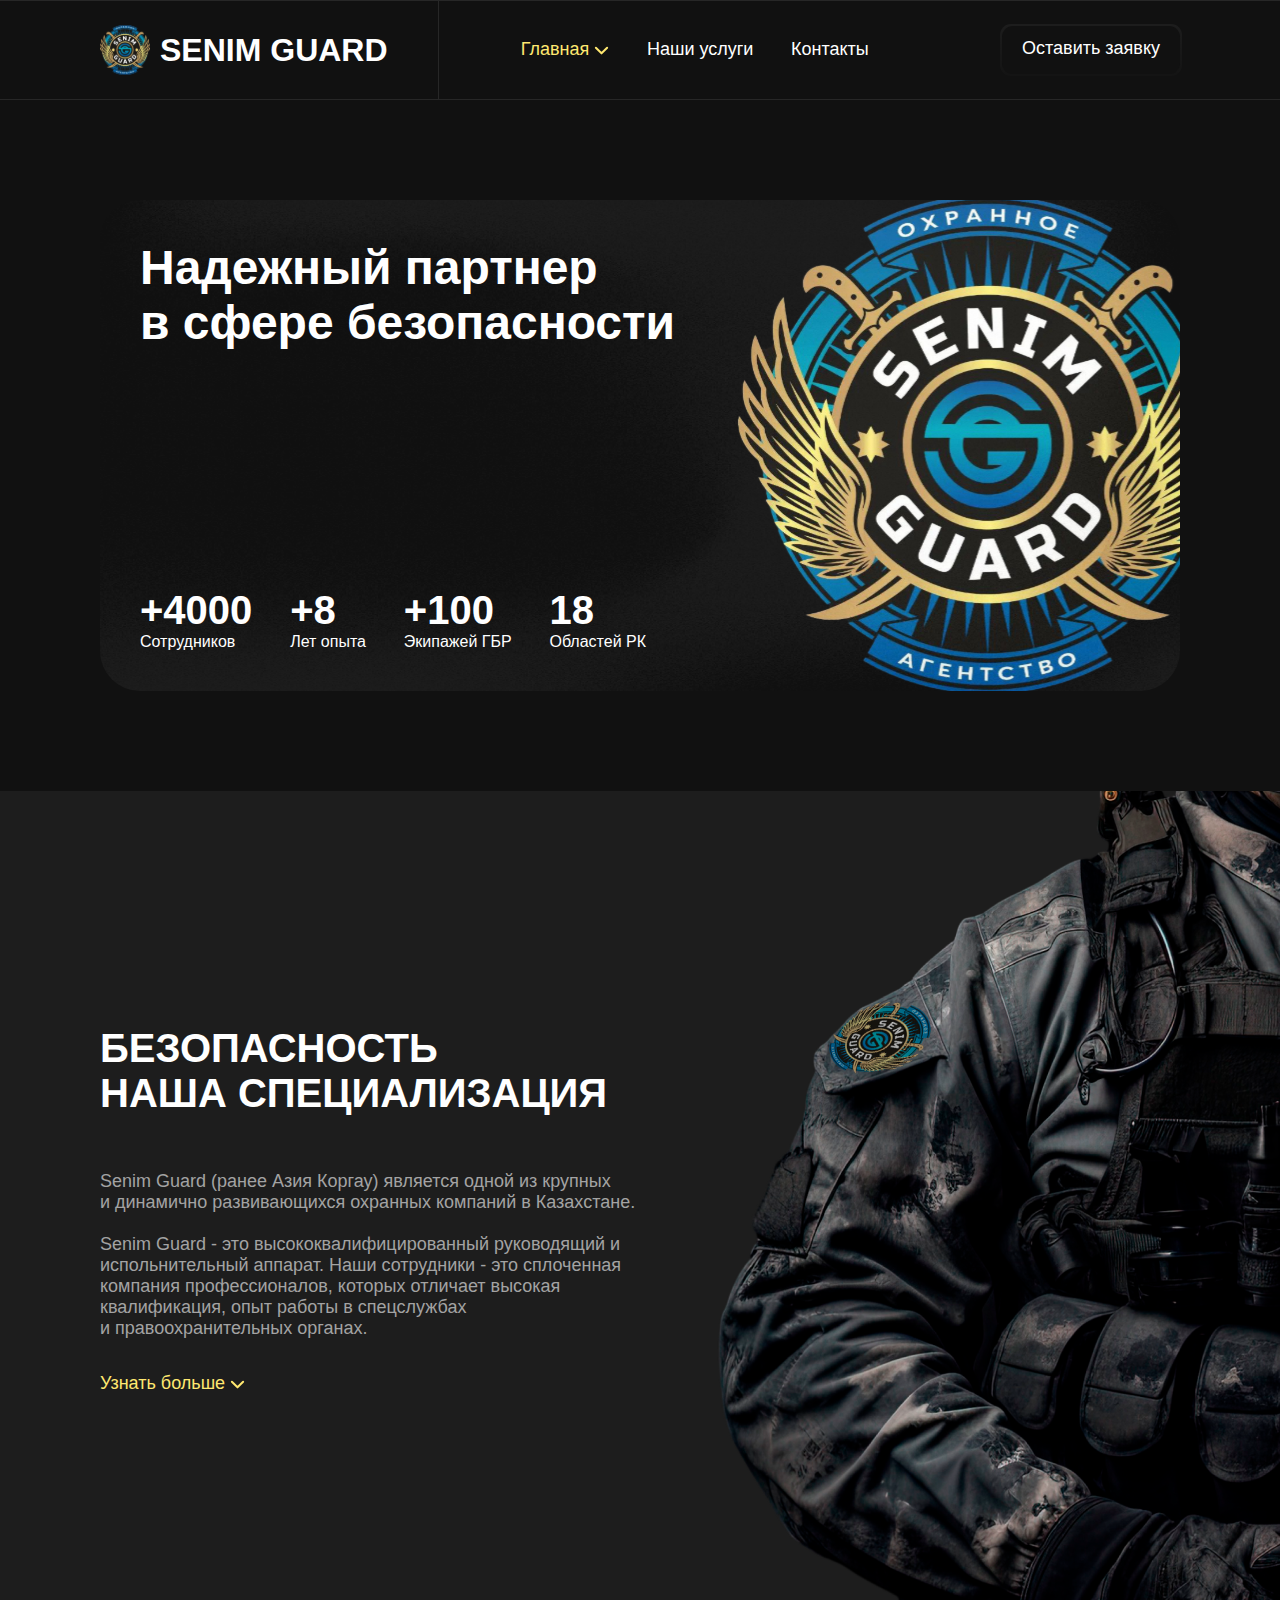
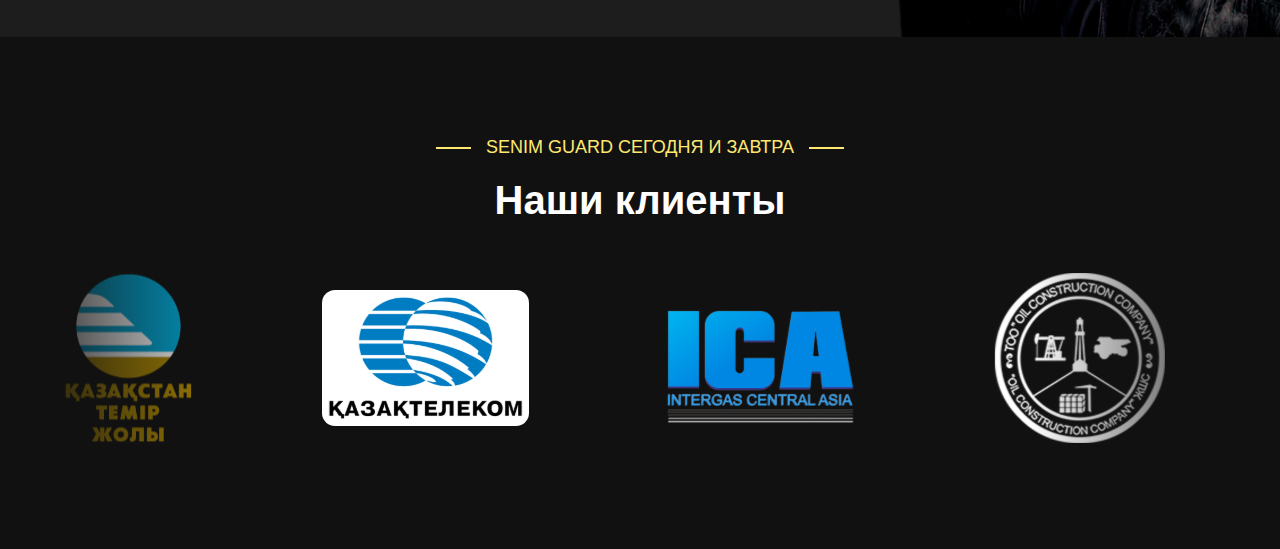
<file: index.html>
<!DOCTYPE html>
<html lang="ru">
<head>
    <meta charset="UTF-8">
    <meta http-equiv="X-UA-Compatible" content="IE=edge">
    <meta name="viewport" content="width=device-width, initial-scale=1.0">
    <title>Senim Guard</title>
    <link rel="stylesheet" href="./css/style.css">
</head>
<body>
    <header class="header base-flex">
        <div class="header-logo">
            <img class="header-logo__img" src="./icons/logo/senim-logo.svg" alt="senim guard logo" loading="lazy">
            <p class="header-logo__text text">SENIM GUARD</p>
        </div>
        <nav class="nav">
            <ul class="menu base-flex">
                <li class="menu__item">
                    <a href="./index.html" class="menu__link text active">
                        Главная
                    </a>
                    <img class="arrow-down menu__arrow-down" src="./icons/arrow-down.svg" alt="arrow down icon" loading="lazy">
                </li>
                <ul class="dropdown gradient-border">
                    <li class="dropdown__item"><a href="#about" class="dropdown__link text">О нас</a></li>
                    <li class="dropdown__item"><a href="#" class="dropdown__link text">Наши клиенты</a></li>
                    <li class="dropdown__item"><a href="#" class="dropdown__link text">Сотрудники</a></li>
                </ul>
                <li class="menu__item"><a href="./services.html" class="menu__link text">Наши услуги</a></li>
                <li class="menu__item"><a href="#" class="menu__link text">Контакты</a></li>
            </ul>
        </nav>
        <button class="gradient-border header__btn text">
            <p>Оставить заявку</p>
        </button>
    </header>

    <main class="main">
        <section class="first-screen">
            <div class="wrapper btn">
                <h1 class="title title__48">Надежный партнер <br> в сфере безопасности</h1>

                <ul class="first-screen__advantages base-flex">
                    <li class="first-screen__advantages-item title">
                        +4000
                        <span class="first-screen__advantages-item__text text">Сотрудников</span>
                    </li>
                    <li class="first-screen__advantages-item title">
                        +8
                        <span class="first-screen__advantages-item__text text">Лет опыта</span>
                    </li>
                    <li class="first-screen__advantages-item title">
                        +100
                        <span class="first-screen__advantages-item__text text">Экипажей ГБР</span>
                    </li>
                    <li class="first-screen__advantages-item title">
                        18
                        <span class="first-screen__advantages-item__text text">Областей РК</span>
                    </li>
                </ul>
            </div>
        </section>

        <section class="about" id="about">
            <h2 class="title title__40 about__title">
                БЕЗОПАСНОСТЬ <br> НАША СПЕЦИАЛИЗАЦИЯ
            </h2>
            <p class="about__text text">
                Senim Guard (ранее Азия Коргау) является одной из крупных <br> и динамично развивающихся охранных компаний в Казахстане.

                Senim Guard - это высококвалифицированный руководящий и испольнительный аппарат. Наши сотрудники - это сплоченная компания профессионалов, которых отличает высокая квалификация, опыт работы в спецслужбах <br> и правоохранительных органах.
            </p>
            
            <span class="about-accordion text">
                Узнать больше
                <img src="./icons/arrow-down.svg" alt="arrow down icon" loading="lazy">
            </span>
        </section>

        <section class="clients">
            <p class="clients__promo text">SENIM GUARD СЕГОДНЯ И ЗАВТРА</p>

            <h3 class="title title__40 clients__title">Наши клиенты</h3>

            <div class="clients__slider">
                <div class="clients__slider-slide">
                    <img src="./icons/clients/ktj.svg" alt="Казахстан Темиржолы логотип">
                    <img src="./icons/clients/kazahtelekom.svg" alt="Казахтелеком логотип">
                    <img src="./icons/clients/ica.svg" alt="Intergas Central Asia логотип">
                    <img src="./icons/clients/occ.svg" alt="Oil Construction Company логотип">
                    <img src="./icons/clients/kcell.svg" alt="Кселл логотип">
                    <img src="./icons/clients/tele2.svg" alt="Теле 2 логотип">
                    <img src="./icons/clients/efc.svg" alt="eagle fighting championship логотип">
                    <img src="./icons/clients/jusan.svg" alt="Жусан банк логотип">
                    <img src="./icons/clients/qaztemirtrans.svg" alt="Казтемиртранс логотип">
                </div>
            </div>
        </section>
    </main>

    <script src="./js/script.js"></script>
</body>
</html>
</file>
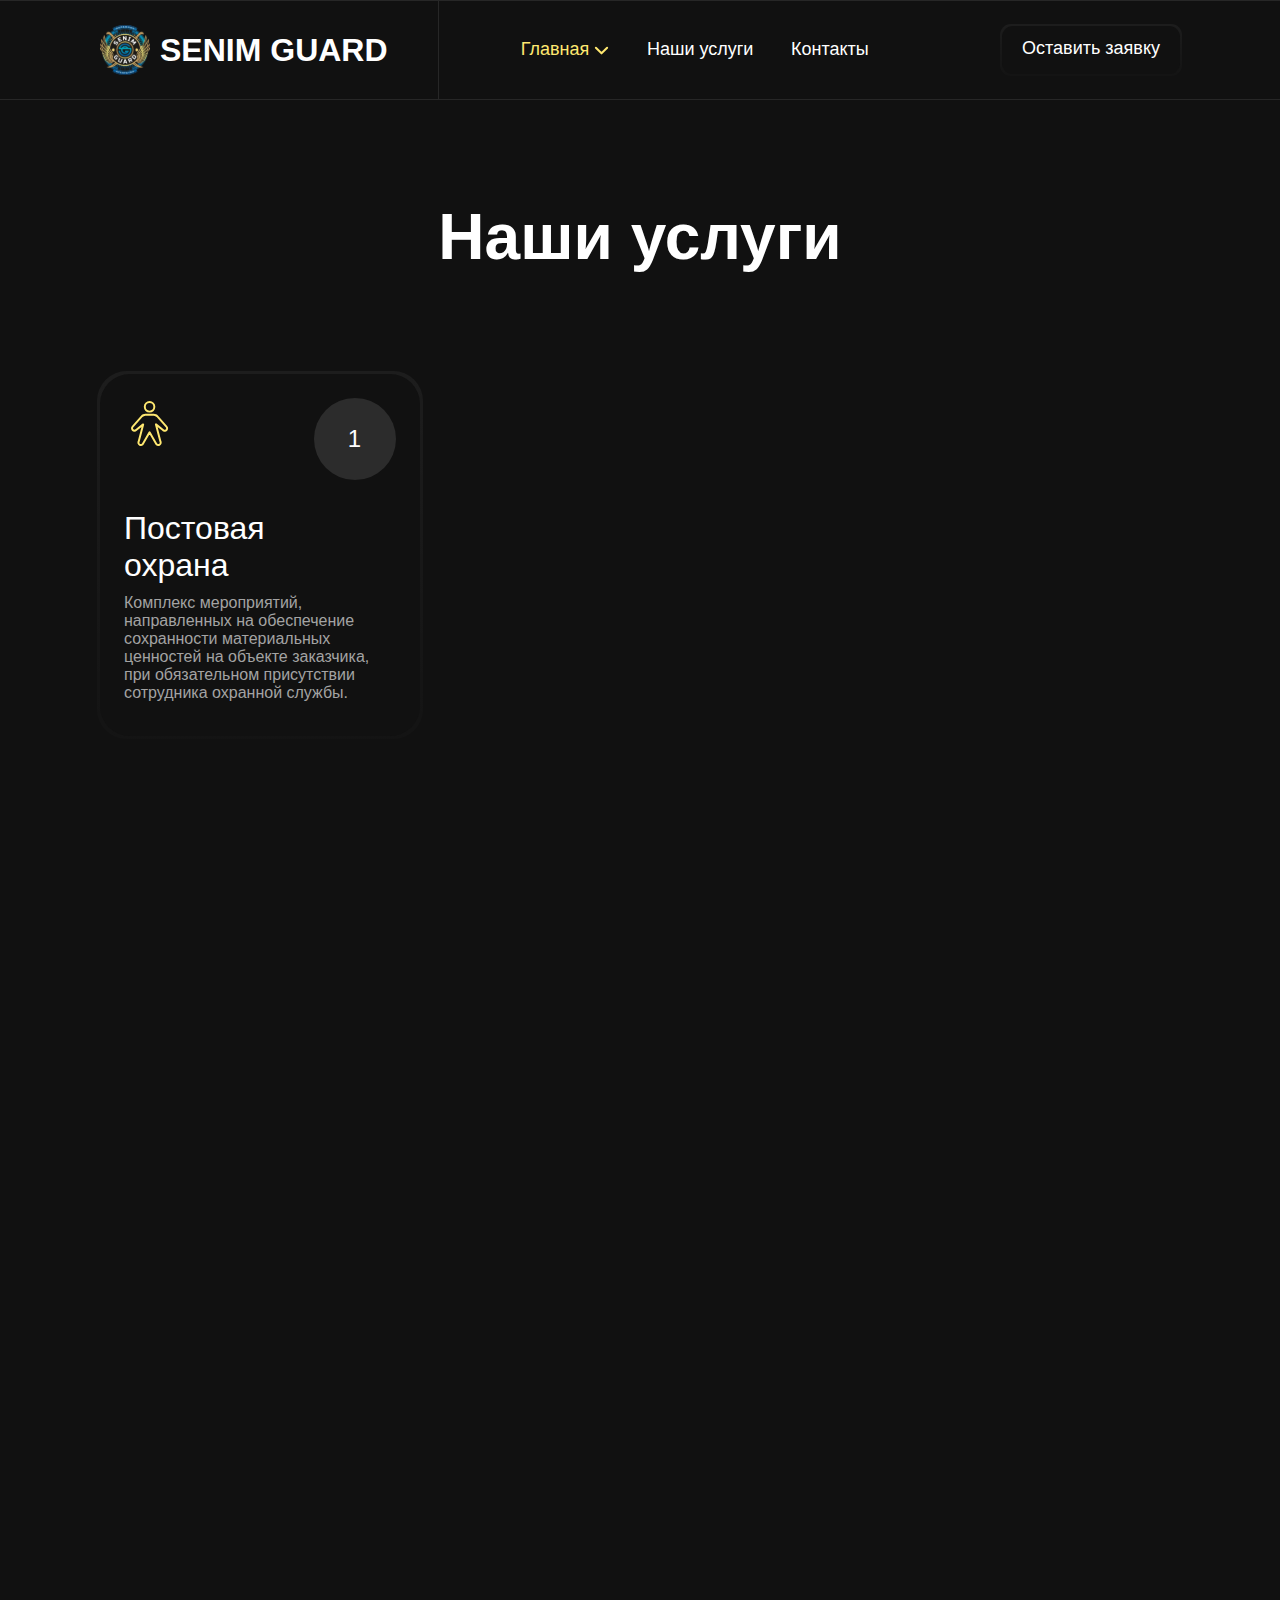
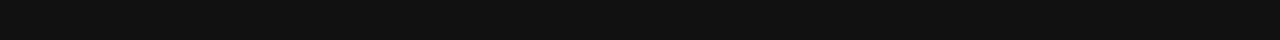
<file: services.html>
<!DOCTYPE html>
<html lang="en">
<head>
    <meta charset="UTF-8">
    <meta http-equiv="X-UA-Compatible" content="IE=edge">
    <meta name="viewport" content="width=device-width, initial-scale=1.0">
    <title>Услуги</title>
    <link rel="stylesheet" href="./css/style.css">
</head>
<body>
    <header class="header base-flex">
        <div class="header-logo">
            <img class="header-logo__img" src="./icons/logo/senim-logo.svg" alt="senim guard logo" loading="lazy">
            <p class="header-logo__text text">SENIM GUARD</p>
        </div>
        <nav class="nav">
            <ul class="menu base-flex">
                <li class="menu__item">
                    <a href="./index.html" class="menu__link text active">
                        Главная
                        <img src="./icons/arrow-down.svg" alt="arrow down icon" loading="lazy">
                    </a>
                </li>
                <li class="menu__item"><a href="./services.html" class="menu__link text">Наши услуги</a></li>
                <li class="menu__item"><a href="#" class="menu__link text">Контакты</a></li>
            </ul>
        </nav>
        <button class="gradient-border header__btn text">
            <p>Оставить заявку</p>
        </button>
    </header>

    <main class="main">
        <section class="services">
            <h2 class="title title__64 services__title">Наши услуги</h2>
    
            <div class="grid-contaner">
                <div class="grid-container__item gradient-border">
                    <div class="grid-container__item-header">
                        <img class="grid-container__item-header__icon" src="./icons/services/person.svg" alt="person icon">
                        <div class="grid-container__item-header__num text">1</div>
                    </div>
                    <h3 class="title grid-container__item-title">Постовая <br> охрана</h3>
                    <p class="text grid-container__item-text">
                        Комплекс мероприятий, направленных на обеспечение сохранности материальных ценностей на объекте заказчика, при обязательном присутствии сотрудника охранной службы.
                    </p>
                </div>


            </div>
        </section>
    </main>
</body>
</html>
</file>
<file: css/style.css>
:root {
    font-family: 'Inter', sans-serif;
    /* line-height: 1.5; */
    font-weight: 400;
  
    font-synthesis: none;
    text-rendering: optimizeLegibility;
    -webkit-font-smoothing: antialiased;
    -moz-osx-font-smoothing: grayscale;
    -webkit-text-size-adjust: 100%;
  
    --main-color: #fff;
    --accent-color: #FFE870;
    --second-color: #A3A3A3;
    color: var(--main-color);
    background-color: #111111;
}
  
*, ::after, ::before
{
    font-family: 'Inter', sans-serif;
    padding: 0;
    margin: 0;
    box-sizing: border-box;
}

html
{
    scroll-behavior: smooth;
    font-size: 62.5%;
}
body
{
    font-size: 1.6rem;
}

ul,
ol,
li
{
    list-style-type: none;
}

a
{
    color: var(--main-color);
    text-decoration: none;
}

button,
input,
textarea,
select
{
    border: none;
    outline: none;
    cursor: pointer;
}

textarea
{
    resize: none;
}

.container
{
    max-width: 1240px;
    margin: 0 auto;
}

.gradient-border
{
    border: 2px;
    background: rgba(255, 255, 255, 0.05);
    position: relative;
    color: #FFF;
    background: #111111;
    border-radius: 11px;
}
.gradient-border:before {
    content: '';
    position: absolute;
    top: 0; right: 0; bottom: 0; left: 0;
    z-index: -1;
    margin: -2px;
    border-radius: inherit;
    background: linear-gradient(to bottom, rgba(255, 255, 255, 0.05), rgba(255, 255, 255, 0.01));
}

.title,
.text
{
    font-size: 4.8rem;
    font-style: normal;
    font-weight: 600;
    line-height: normal;
}

.text
{
    font-size: 1.8rem;
    font-weight: 400;
}

.title__40
{
    font-size: 4rem;
}

.title__64
{
    font-size: 6.4rem;
    text-align: center;
    margin-bottom: 100px;
}

.base-flex
{
    display: flex;
    align-items: center;
    justify-content: space-between;
}

.header
{
    position: relative;
    padding: 24px 100px;
    border-top: 1px solid #272727;
    border-bottom: 1px solid #272727;
}

.header-logo
{
    display: flex;
    align-items: center;
    gap: 10px;
    height: 100%;
}

.header-logo__text
{
    font-size: 3.2rem;
    font-weight: 700;
    text-transform: uppercase;
}

.header-logo__text::after
{
    content: '';
    position: absolute;
    margin-left: 50px;
    width: 1px;
    height: 100%;
    background-color: #272727;
    top: 0;
}

.menu
{
    position: relative;
    width: max(312px, 348px);
}

.menu__link
{
    line-height: 120%;
}

.menu__link.active
{
    color: var(--accent-color);
}

.dropdown
{
    position: absolute;
    display: none;
    top: 34px;
    left: -33px;
    padding: 2px 20px 4px;
    /* z-index: 5; */
}
.dropdown__item
{
    padding: 10px 0;
}

.dropdown__item:nth-child(2)
{
    border-top: 1px solid #272727;
    border-bottom: 1px solid #272727;
}
.dropdown__link
{
    line-height: 120%;
}

.show
{
    display: block;
}

.header__btn
{
    padding: 12px 20px 14px;
    font-weight: 500;
    line-height: 120%; /* 21.6px */
}

.arrow-down { cursor: pointer; }

.first-screen
{
    min-height: 679px;
    padding: 100px;
}

.first-screen .wrapper
{
    min-height: 491px;
    background: url(../img/fs.png) center center/cover no-repeat, url(../img/main-senim-logo.svg) top right/contain no-repeat;
    /* mix-blend-mode: overlay; */
    /* opacity: 0.3; */
    background-color: #111111;
    display: flex;
    flex-direction: column;
    justify-content: space-between;
    padding: 40px;
    border-radius: 40px;
}

.first-screen__advantages
{
    width: max(506px);
}

.first-screen__advantages-item,
.first-screen__advantages-item__text
{
    display: flex;
    flex-direction: column;
    font-size: 4rem;
}
.first-screen__advantages-item__text
{
    font-size: 1.6rem;
}

.about
{
    min-height: 846px;
    padding: 235px 0 235px 100px;
    background: url(../img/about-img.png) top right/contain no-repeat;
    background-color: #1D1D1D;
}

.about__text
{
    width: max(572px);
    color: var(--second-color);
    margin: 34px 0;
    white-space: pre-line;
}

.about-accordion
{
    color: var(--accent-color, #FFE870);
    cursor: pointer;
}

/* SERVICES */
.services
{
    min-height: 1141px;
    padding: 100px;
}

.grid-contaner
{
    display: grid;
    grid-template-columns: repeat(3, 320px);
    grid-template-rows: repeat(3, 362px);
    grid-auto-rows: 362px;
    gap: 40px;
}
.grid-container__item.gradient-border
{
    padding: 24px;
    border-radius: 30px;
    border: 3px;
}
.grid-container__item.gradient-border::before
{
    margin: -3px;
}

.grid-container__item-header
{
    display: flex;
    justify-content: space-between;
}

.grid-container__item-header__icon
{
    max-width: 52px;
    max-height: 52px;
}

.grid-container__item-header__num
{
    width: 82px;
    height: 82px;
    padding: 27px 28px 26px 27px;
    border-radius: 50px;
    background: #2C2C2C;
    font-size: 2.4rem;
    text-align: center;
}

.grid-container__item-title
{
    font-size: 3.2rem;
    font-weight: 500;
    margin: 30px 0 10px;
}

.grid-container__item-text
{
    font-size: 1.6rem;
    color: var(--second-color);
}

/* SLIDER ANIMATION */
@keyframes infiniteSlider
{
    from {
        transform: translateX(0%);
    }
    to {
        transform: translateX(-100%);
    }
}
/* CLIENTS */
.clients
{
    min-height: 512px;
    padding: 100px 0;
}

.clients__promo
{
    position: relative;
    color: var(--accent-color);
    text-align: center;
}

.clients__promo::before,
.clients__promo::after
{
    content: '';
    position: absolute;
    top: 50%;
    margin-left: 15px;
    transform: translateY(-50%);
    width: 35px;
    height: 2px;
    background: var(--accent-color, #FFE870);
}

.clients__promo::before
{
    margin-left: -50px;
}

.clients__title
{
    margin: 20px 0 50px;
    text-align: center;
}
.clients__slider
{
    position: relative;
    overflow: hidden;
    white-space: nowrap;
}
.clients__slider::before,
.clients__slider::after
{
    content: '';
    position: absolute;
    top: 0;
    width: 250px;
    height: 100%;
    background: linear-gradient(to left, rgba(0, 0, 0, 0), #111111);
    z-index: 2;
}
.clients__slider::before
{
    left: 0;
    background: linear-gradient(to left, rgba(0, 0, 0, 0), #111111);
}
.clients__slider::after
{
    right: 0;
    background: linear-gradient(to right, rgba(0, 0, 0, 0), #111111);
}
.clients__slider:hover .clients__slider-slide
{
    animation-play-state: paused;
}

.clients__slider-slide
{
    display: inline-flex;
    align-items: center;
    animation: 20s infiniteSlider infinite linear;
}
.clients__slider-slide img
{
    max-height: 170px;
    margin: 0 65px;
}
</file>
